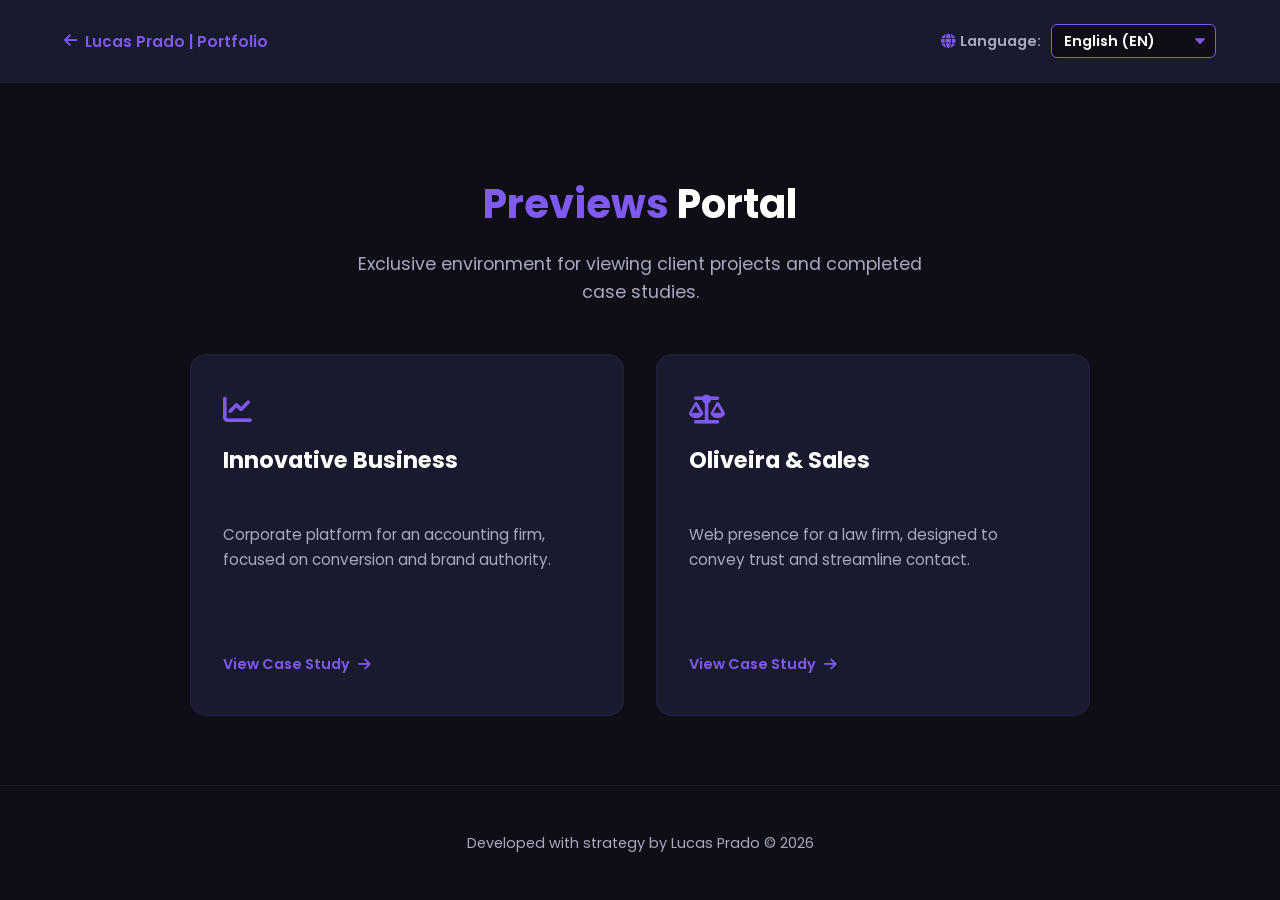
<file: index.html>
<!DOCTYPE html>
<html lang="pt-br">
<head>
    <meta charset="UTF-8">
    <meta name="viewport" content="width=device-width, initial-scale=1.0">
    <title>LS Previews | Dashboard de Projetos</title>
    <link rel="icon" href="https://avatars.githubusercontent.com/u/210725531?v=4&s=128&r=50" type="image/png">
    <link rel="stylesheet" href="https://cdnjs.cloudflare.com/ajax/libs/font-awesome/6.4.0/css/all.min.css">
    <link href="https://fonts.googleapis.com/css2?family=Poppins:wght@300;400;600;700&display=swap" rel="stylesheet">
    <style>
        /* ================= VARIÁVEIS ================= */
        :root {
            --bg-main: #0f0e17;       
            --bg-secondary: #1a1a2e;  
            --purple-primary: #7f5af0; 
            --purple-glow: rgba(127, 90, 240, 0.5); 
            --text-light: #fffffe;    
            --text-gray: #a7a9be;     
            --font-main: 'Poppins', sans-serif;
            --transition: all 0.3s ease;
        }

        body {
            background-color: var(--bg-main);
            color: var(--text-light);
            font-family: var(--font-main);
            margin: 0;
            display: flex;
            flex-direction: column;
            min-height: 100vh;
        }

        a { 
            text-decoration: none; 
            transition: var(--transition); 
        }

        .container {
            width: 90%;
            max-width: 1200px;
            margin: 0 auto;
        }

        /* ================= CABEÇALHO & IDIOMAS ================= */
        header.dashboard-header {
            padding: 1.5rem 0;
            border-bottom: 1px solid rgba(127, 90, 240, 0.1);
            background-color: var(--bg-secondary);
        }

        .header-content {
            display: flex;
            justify-content: space-between;
            align-items: center;
            flex-wrap: wrap;
            gap: 1rem;
        }

        .back-to-portfolio {
            color: var(--purple-primary);
            font-weight: 600;
            font-size: 0.95rem;
            display: flex;
            align-items: center;
            gap: 8px;
        }

        .back-to-portfolio:hover {
            color: var(--text-light);
            text-shadow: 0 0 10px var(--purple-primary);
        }

        .lang-switcher {
            display: flex;
            align-items: center;
            gap: 10px;
        }

        .lang-switcher label {
            color: var(--text-gray);
            font-size: 0.9rem;
            font-weight: 600;
            display: flex;
            align-items: center;
            gap: 5px;
        }

        .lang-switcher label i {
            color: var(--purple-primary);
        }

        .custom-select-wrapper select {
            background-color: var(--bg-main);
            color: var(--text-light);
            border: 1px solid var(--purple-primary);
            padding: 6px 35px 6px 12px;
            border-radius: 6px;
            font-family: var(--font-main);
            font-size: 0.9rem;
            font-weight: 600;
            cursor: pointer;
            outline: none;
            transition: var(--transition);
            appearance: none;
            -webkit-appearance: none;
            background-image: url("data:image/svg+xml;charset=US-ASCII,%3Csvg%20xmlns%3D%22http%3A%2F%2Fwww.w3.org%2F2000%2Fsvg%22%20width%3D%22292.4%22%20height%3D%22292.4%22%3E%3Cpath%20fill%3D%22%237f5af0%22%20d%3D%22M287%2069.4a17.6%2017.6%200%200%200-13-5.4H18.4c-5%200-9.3%201.8-12.9%205.4A17.6%2017.6%200%200%200%200%2082.2c0%205%201.8%209.3%205.4%2012.9l128%20127.9c3.6%203.6%207.8%205.4%2012.8%205.4s9.2-1.8%2012.8-5.4L287%2095c3.5-3.5%205.4-7.8%205.4-12.8%200-5-1.9-9.2-5.5-12.8z%22%2F%3E%3C%2Fsvg%3E");
            background-repeat: no-repeat;
            background-position: right 10px top 50%;
            background-size: 10px auto;
        }

        /* ================= CONTEÚDO PRINCIPAL (DASHBOARD) ================= */
        main.dashboard-main {
            flex-grow: 1;
            padding: 4rem 0;
            display: flex;
            flex-direction: column;
            align-items: center;
        }

        .hero-section {
            text-align: center;
            margin-bottom: 3rem;
            opacity: 0;
            transform: translateY(20px);
            animation: fadeInUp 0.8s ease-out forwards;
        }

        @keyframes fadeInUp {
            to { opacity: 1; transform: translateY(0); }
        }

        h1.dashboard-title {
            font-size: 2.5rem;
            margin-bottom: 1rem;
            color: var(--text-light);
        }

        .purple-text {
            color: var(--purple-primary);
        }

        p.dashboard-subtitle {
            color: var(--text-gray);
            font-size: 1.1rem;
            max-width: 600px;
            margin: 0 auto;
            line-height: 1.6;
        }

        /* ================= GRID DE CARTÕES ================= */
        .projects-grid {
            display: grid;
            grid-template-columns: repeat(auto-fit, minmax(300px, 1fr));
            gap: 2rem;
            width: 100%;
            max-width: 900px;
            margin: 0 auto;
            opacity: 0;
            transform: translateY(20px);
            animation: fadeInUp 0.8s ease-out 0.2s forwards;
        }

        .project-card {
            background-color: var(--bg-secondary);
            padding: 2.5rem 2rem;
            border-radius: 16px;
            border: 1px solid rgba(127, 90, 240, 0.1);
            transition: var(--transition);
            text-align: left;
            display: flex;
            flex-direction: column;
            justify-content: space-between;
            min-height: 280px;
        }

        .project-card:hover {
            transform: translateY(-10px);
            border-color: var(--purple-primary);
            box-shadow: 0 10px 30px -10px var(--purple-glow);
        }

        .card-header h3 {
            margin-top: 1rem;
            font-size: 1.4rem;
            color: var(--text-light);
        }

        .card-header i.purple-icon {
            color: var(--purple-primary);
            font-size: 1.8rem;
        }

        .project-card p {
            color: var(--text-gray);
            font-size: 0.95rem;
            margin: 1.5rem 0;
            line-height: 1.6;
            flex-grow: 1;
        }

        .btn-view-case {
            color: var(--purple-primary);
            font-weight: 600;
            font-size: 0.9rem;
            display: flex;
            align-items: center;
            gap: 8px;
            margin-top: auto;
        }

        .project-card:hover .btn-view-case {
            color: var(--text-light);
            text-shadow: 0 0 10px var(--purple-primary);
        }

        /* ================= RODAPÉ ================= */
        footer {
            padding: 2rem 0;
            text-align: center;
            border-top: 1px solid rgba(127, 90, 240, 0.1);
            color: var(--text-gray);
            font-size: 0.9rem;
            background-color: var(--bg-main);
        }

        /* ================= RESPONSIVO MOBILE ================= */
        @media (max-width: 768px) {
            .header-content {
                flex-direction: column;
                justify-content: center;
                gap: 1.5rem;
            }
            h1.dashboard-title {
                font-size: 2rem;
            }
            .projects-grid {
                grid-template-columns: 1fr;
            }
        }
    </style>
</head>
<body>

    <header class="dashboard-header">
        <div class="container header-content">
            <a href="../lsprado-dev.github.io/" class="back-to-portfolio" data-i18n="back_portfolio">
                <i class="fas fa-arrow-left"></i> Lucas Prado | Portfolio
            </a>
            
            <div class="lang-switcher">
                <label for="lang-select" data-i18n="lang_label"><i class="fas fa-globe"></i> Idioma:</label>
                <div class="custom-select-wrapper">
                    <select id="lang-select" onchange="changeLanguage(this.value)">
                        <option value="pt">Português (PT)</option>
                        <option value="en">English (EN)</option>
                        <option value="es">Español (ES)</option>
                        <option value="pl">Polski (PL)</option>
                    </select>
                </div>
            </div>
        </div>
    </header>

    <main class="dashboard-main container">
        
        <div class="hero-section">
            <h1 class="dashboard-title" data-i18n="dash_title">Portal de <span class="purple-text">Previews</span></h1>
            <p class="dashboard-subtitle" data-i18n="dash_subtitle">Ambiente exclusivo para visualização de projetos de clientes e cases finalizados.</p>
        </div>

        <div class="projects-grid">
            <article class="project-card">
                <div class="card-header">
                    <i class="fas fa-chart-line purple-icon"></i>
                    <h3>Innovative Business</h3>
                </div>
                <p data-i18n="ib_desc">Plataforma corporativa para escritório de contabilidade, focada em conversão e autoridade de marca.</p>
                <a href="./innovative-business/" class="btn-view-case" data-i18n="btn_case">Ver Case Study <i class="fas fa-arrow-right"></i></a>
            </article>

            <article class="project-card">
                <div class="card-header">
                    <i class="fas fa-balance-scale purple-icon"></i>
                    <h3>Oliveira & Sales</h3>
                </div>
                <p data-i18n="os_desc">Web presence para escritório de advocacia, projetada para transmitir confiança e agilizar o contato.</p>
                <a href="./oliveira-sales/" class="btn-view-case" data-i18n="btn_case">Ver Case Study <i class="fas fa-arrow-right"></i></a>
            </article>
        </div>

    </main>

    <footer>
        <div class="container">
            <p data-i18n="footer">Desenvolvido com estratégia por Lucas Prado © 2026</p>
        </div>
    </footer>

    <script src="script.js"></script>
</body>
</html>
</file>
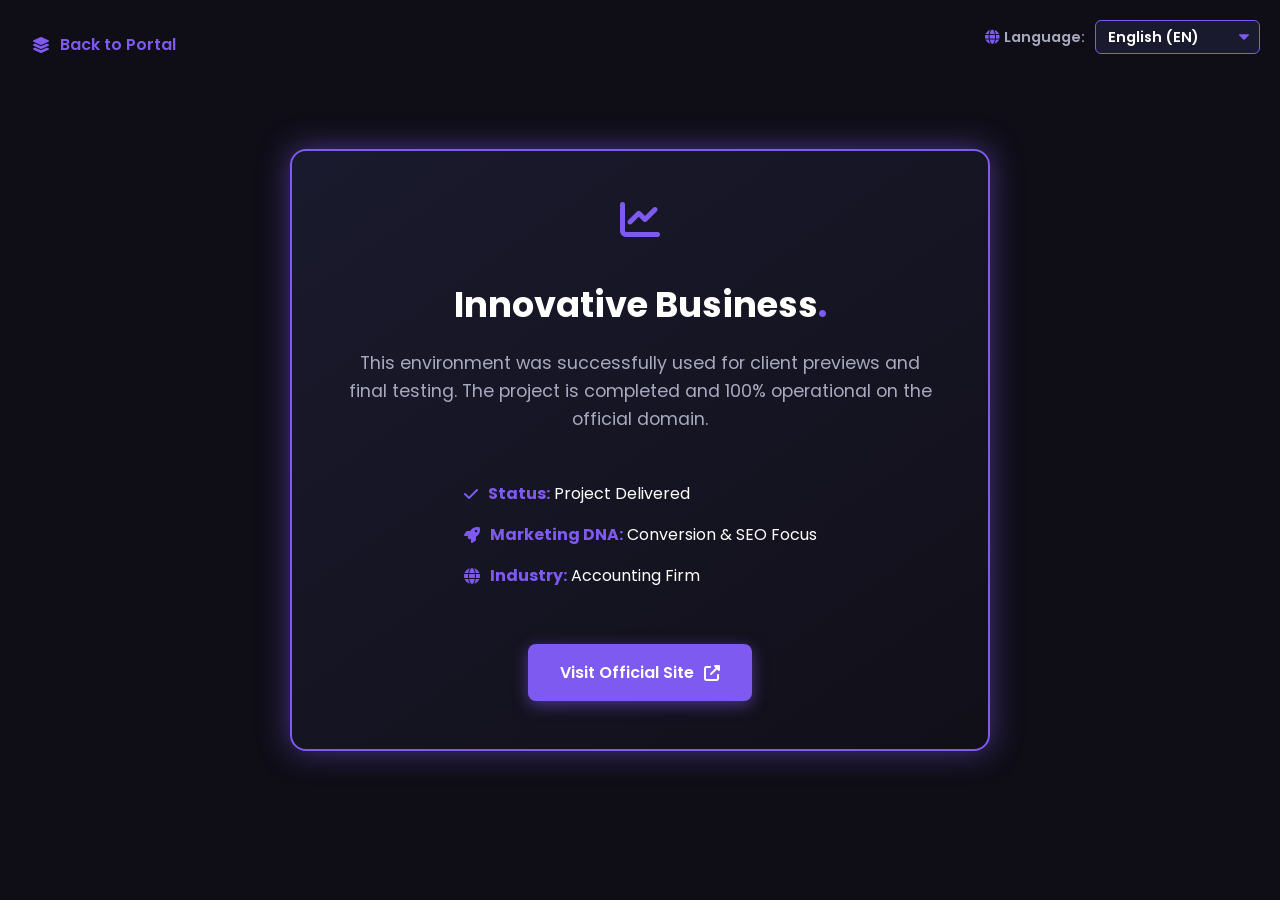
<file: innovative-business/index.html>
<!DOCTYPE html>
<html lang="pt-br">
<head>
    <meta charset="UTF-8">
    <meta name="viewport" content="width=device-width, initial-scale=1.0">
    <title>Innovative Business | Case Study - Lucas Prado</title>
    <link rel="icon" href="https://avatars.githubusercontent.com/u/210725531?v=4&s=128&r=50" type="image/png">
    <link rel="stylesheet" href="https://cdnjs.cloudflare.com/ajax/libs/font-awesome/6.4.0/css/all.min.css">
    <link href="https://fonts.googleapis.com/css2?family=Poppins:wght@300;400;600;700&display=swap" rel="stylesheet">
    <style>
        /* ================= VARIÁVEIS ================= */
        :root {
            --bg-main: #0f0e17;       
            --bg-secondary: #1a1a2e;  
            --purple-primary: #7f5af0; 
            --purple-glow: rgba(127, 90, 240, 0.5); 
            --text-light: #fffffe;    
            --text-gray: #a7a9be;     
            --font-main: 'Poppins', sans-serif;
            --transition: all 0.3s ease;
        }

        body {
            background-color: var(--bg-main);
            color: var(--text-light);
            font-family: var(--font-main);
            margin: 0;
            display: flex;
            justify-content: center;
            align-items: center;
            min-height: 100vh;
            position: relative;
        }

        a { 
            text-decoration: none; 
            transition: var(--transition); 
        }

        /* ================= SELETOR DE IDIOMAS ================= */
        .lang-switcher {
            position: absolute;
            top: 20px;
            right: 20px;
            display: flex;
            align-items: center;
            gap: 10px;
            z-index: 100;
        }

        .lang-switcher label {
            color: var(--text-gray);
            font-size: 0.9rem;
            font-weight: 600;
            display: flex;
            align-items: center;
            gap: 5px;
        }

        .lang-switcher label i {
            color: var(--purple-primary);
        }

        .custom-select-wrapper select {
            background-color: var(--bg-secondary);
            color: var(--text-light);
            border: 1px solid var(--purple-primary);
            padding: 6px 35px 6px 12px;
            border-radius: 6px;
            font-family: var(--font-main);
            font-size: 0.9rem;
            font-weight: 600;
            cursor: pointer;
            outline: none;
            transition: var(--transition);
            appearance: none;
            -webkit-appearance: none;
            background-image: url("data:image/svg+xml;charset=US-ASCII,%3Csvg%20xmlns%3D%22http%3A%2F%2Fwww.w3.org%2F2000%2Fsvg%22%20width%3D%22292.4%22%20height%3D%22292.4%22%3E%3Cpath%20fill%3D%22%237f5af0%22%20d%3D%22M287%2069.4a17.6%2017.6%200%200%200-13-5.4H18.4c-5%200-9.3%201.8-12.9%205.4A17.6%2017.6%200%200%200%200%2082.2c0%205%201.8%209.3%205.4%2012.9l128%20127.9c3.6%203.6%207.8%205.4%2012.8%205.4s9.2-1.8%2012.8-5.4L287%2095c3.5-3.5%205.4-7.8%205.4-12.8%200-5-1.9-9.2-5.5-12.8z%22%2F%3E%3C%2Fsvg%3E");
            background-repeat: no-repeat;
            background-position: right 10px top 50%;
            background-size: 10px auto;
        }

        /* ================= NAVEGAÇÃO ================= */
        .back-nav {
            position: absolute;
            top: 2rem;
            left: 2rem;
        }

        .btn-back {
            color: var(--purple-primary);
            font-weight: 600;
            display: flex;
            align-items: center;
            gap: 10px;
        }

        .btn-back:hover {
            color: var(--text-light);
            text-shadow: 0 0 10px var(--purple-primary);
        }

        /* ================= CONTAINER DO CASE ================= */
        .case-container {
            background: linear-gradient(145deg, var(--bg-secondary) 0%, #110f18 100%);
            padding: 3rem;
            border-radius: 16px;
            border: 2px solid var(--purple-primary);
            max-width: 600px;
            text-align: center;
            opacity: 0;
            transform: scale(0.9);
            animation: fadeInScale 0.8s ease-out forwards;
            box-shadow: 0 0 30px var(--purple-glow);
        }

        @keyframes fadeInScale {
            to { opacity: 1; transform: scale(1); }
        }

        .case-header i.purple-icon {
            color: var(--purple-primary);
            font-size: 2.5rem;
            margin-bottom: 1rem;
        }

        h1.case-title {
            font-size: 2.2rem;
            color: var(--text-light);
            margin-bottom: 0.5rem;
        }

        .purple-dot {
            color: var(--purple-primary);
        }

        p.case-status {
            color: var(--text-gray);
            font-size: 1.1rem;
            margin-bottom: 2rem;
            line-height: 1.6;
        }

        /* ================= DETALHES ================= */
        .case-details {
            list-style: none;
            padding: 0;
            margin-bottom: 2.5rem;
            text-align: left;
            display: inline-block;
        }

        .case-details li {
            margin-bottom: 1rem;
            font-size: 1rem;
            color: var(--text-light);
            display: flex;
            align-items: center;
            gap: 10px;
        }

        .case-details strong {
            color: var(--purple-primary);
        }

        /* ================= BOTÃO CTA ================= */
        .btn-visit-live {
            background-color: var(--purple-primary);
            color: var(--text-light);
            padding: 1rem 2rem;
            border-radius: 8px;
            font-weight: 600;
            display: inline-flex;
            align-items: center;
            gap: 10px;
            box-shadow: 0 4px 15px var(--purple-glow);
        }

        .btn-visit-live:hover {
            background-color: #6b44d6;
            transform: translateY(-3px);
            box-shadow: 0 8px 25px var(--purple-glow);
        }

        /* ================= RESPONSIVO ================= */
        @media (max-width: 768px) {
            .lang-switcher { top: 10px; right: 10px; }
            .back-nav { top: 60px; left: 20px; }
            .case-container { margin-top: 80px; }
        }
    </style>
</head>
<body>

    <div class="lang-switcher">
        <label for="lang-select" data-i18n="lang_label"><i class="fas fa-globe"></i> Idioma:</label>
        <div class="custom-select-wrapper">
            <select id="lang-select" onchange="changeLanguage(this.value)">
                <option value="pt">Português (PT)</option>
                <option value="en">English (EN)</option>
                <option value="es">Español (ES)</option>
                <option value="pl">Polski (PL)</option>
            </select>
        </div>
    </div>

    <nav class="back-nav">
        <a href="../" class="btn-back" data-i18n="back_portal">
            <i class="fas fa-layer-group"></i> Voltar ao Portal
        </a>
    </nav>

    <main class="case-container">
        <header class="case-header">
            <i class="fas fa-chart-line purple-icon"></i>
            <h1 class="case-title">Innovative Business<span class="purple-dot">.</span></h1>
        </header>

        <p class="case-status" data-i18n="status_msg">Este ambiente foi utilizado com sucesso para o preview e testes finais do cliente. O projeto foi concluído e está 100% operacional no domínio oficial.</p>
        
        <ul class="case-details">
            <li><i class="fas fa-check purple-text" style="color:var(--purple-primary)"></i> <span data-i18n="status_del"><strong>Status:</strong> Projeto Entregue</span></li>
            <li><i class="fas fa-rocket purple-text" style="color:var(--purple-primary)"></i> <span data-i18n="dna_conv"><strong>DNA Marketing:</strong> Foco em Conversão e SEO</span></li>
            <li><i class="fas fa-globe purple-text" style="color:var(--purple-primary)"></i> <span data-i18n="area_acc"><strong>Atuação:</strong> Escritório de Contabilidade</span></li>
        </ul>

        <footer class="case-footer">
            <a href="https://www.innovbusiness.com.br/" target="_blank" class="btn-visit-live" data-i18n="btn_live">
                Visitar Site Oficial <i class="fas fa-external-link-alt"></i>
            </a>
        </footer>
    </main>

    <script src="../script.js"></script>
</body>
</html>
</file>
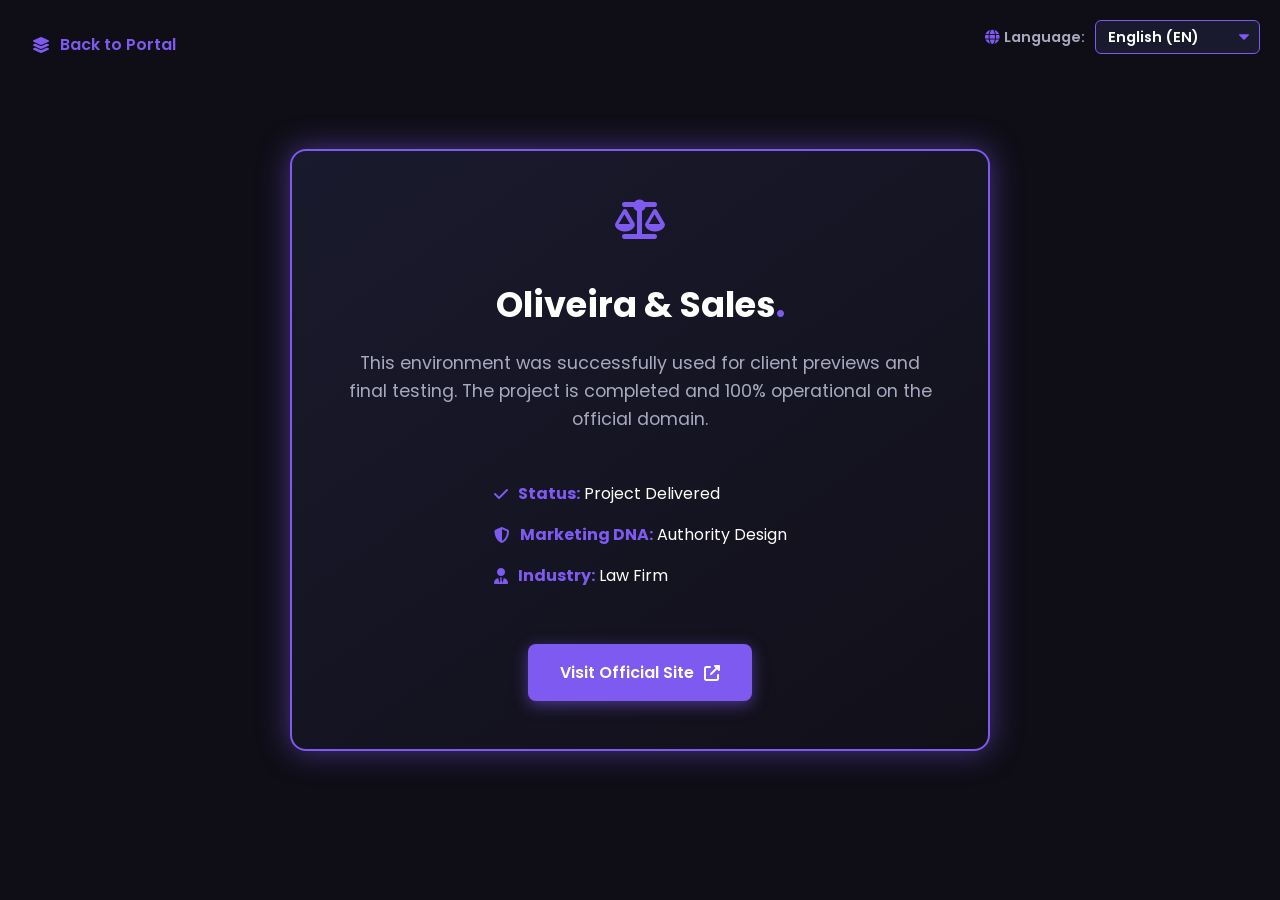
<file: oliveira-sales/index.html>
<!DOCTYPE html>
<html lang="pt-br">
<head>
    <meta charset="UTF-8">
    <meta name="viewport" content="width=device-width, initial-scale=1.0">
    <title>Oliveira & Sales | Case Study - Lucas Prado</title>
    <link rel="icon" href="https://avatars.githubusercontent.com/u/210725531?v=4&s=128&r=50" type="image/png">
    <link rel="stylesheet" href="https://cdnjs.cloudflare.com/ajax/libs/font-awesome/6.4.0/css/all.min.css">
    <link href="https://fonts.googleapis.com/css2?family=Poppins:wght@300;400;600;700&display=swap" rel="stylesheet">
    <style>
        /* ================= VARIÁVEIS ================= */
        :root {
            --bg-main: #0f0e17;       
            --bg-secondary: #1a1a2e;  
            --purple-primary: #7f5af0; 
            --purple-glow: rgba(127, 90, 240, 0.5); 
            --text-light: #fffffe;    
            --text-gray: #a7a9be;     
            --font-main: 'Poppins', sans-serif;
            --transition: all 0.3s ease;
        }

        body {
            background-color: var(--bg-main);
            color: var(--text-light);
            font-family: var(--font-main);
            margin: 0;
            display: flex;
            justify-content: center;
            align-items: center;
            min-height: 100vh;
            position: relative;
        }

        a { 
            text-decoration: none; 
            transition: var(--transition); 
        }

        /* ================= SELETOR DE IDIOMAS ================= */
        .lang-switcher {
            position: absolute;
            top: 20px;
            right: 20px;
            display: flex;
            align-items: center;
            gap: 10px;
            z-index: 100;
        }

        .lang-switcher label {
            color: var(--text-gray);
            font-size: 0.9rem;
            font-weight: 600;
            display: flex;
            align-items: center;
            gap: 5px;
        }

        .lang-switcher label i {
            color: var(--purple-primary);
        }

        .custom-select-wrapper select {
            background-color: var(--bg-secondary);
            color: var(--text-light);
            border: 1px solid var(--purple-primary);
            padding: 6px 35px 6px 12px;
            border-radius: 6px;
            font-family: var(--font-main);
            font-size: 0.9rem;
            font-weight: 600;
            cursor: pointer;
            outline: none;
            transition: var(--transition);
            appearance: none;
            -webkit-appearance: none;
            background-image: url("data:image/svg+xml;charset=US-ASCII,%3Csvg%20xmlns%3D%22http%3A%2F%2Fwww.w3.org%2F2000%2Fsvg%22%20width%3D%22292.4%22%20height%3D%22292.4%22%3E%3Cpath%20fill%3D%22%237f5af0%22%20d%3D%22M287%2069.4a17.6%2017.6%200%200%200-13-5.4H18.4c-5%200-9.3%201.8-12.9%205.4A17.6%2017.6%200%200%200%200%2082.2c0%205%201.8%209.3%205.4%2012.9l128%20127.9c3.6%203.6%207.8%205.4%2012.8%205.4s9.2-1.8%2012.8-5.4L287%2095c3.5-3.5%205.4-7.8%205.4-12.8%200-5-1.9-9.2-5.5-12.8z%22%2F%3E%3C%2Fsvg%3E");
            background-repeat: no-repeat;
            background-position: right 10px top 50%;
            background-size: 10px auto;
        }

        /* ================= NAVEGAÇÃO ================= */
        .back-nav {
            position: absolute;
            top: 2rem;
            left: 2rem;
        }

        .btn-back {
            color: var(--purple-primary);
            font-weight: 600;
            display: flex;
            align-items: center;
            gap: 10px;
        }

        .btn-back:hover {
            color: var(--text-light);
            text-shadow: 0 0 10px var(--purple-primary);
        }

        /* ================= CONTAINER DO CASE ================= */
        .case-container {
            background: linear-gradient(145deg, var(--bg-secondary) 0%, #110f18 100%);
            padding: 3rem;
            border-radius: 16px;
            border: 2px solid var(--purple-primary);
            max-width: 600px;
            text-align: center;
            opacity: 0;
            transform: scale(0.9);
            animation: fadeInScale 0.8s ease-out forwards;
            box-shadow: 0 0 30px var(--purple-glow);
        }

        @keyframes fadeInScale {
            to { opacity: 1; transform: scale(1); }
        }

        .case-header i.purple-icon {
            color: var(--purple-primary);
            font-size: 2.5rem;
            margin-bottom: 1rem;
        }

        h1.case-title {
            font-size: 2.2rem;
            color: var(--text-light);
            margin-bottom: 0.5rem;
        }

        .purple-dot {
            color: var(--purple-primary);
        }

        p.case-status {
            color: var(--text-gray);
            font-size: 1.1rem;
            margin-bottom: 2rem;
            line-height: 1.6;
        }

        /* ================= DETALHES ================= */
        .case-details {
            list-style: none;
            padding: 0;
            margin-bottom: 2.5rem;
            text-align: left;
            display: inline-block;
        }

        .case-details li {
            margin-bottom: 1rem;
            font-size: 1rem;
            color: var(--text-light);
            display: flex;
            align-items: center;
            gap: 10px;
        }

        .case-details strong {
            color: var(--purple-primary);
        }

        /* ================= BOTÃO CTA ================= */
        .btn-visit-live {
            background-color: var(--purple-primary);
            color: var(--text-light);
            padding: 1rem 2rem;
            border-radius: 8px;
            font-weight: 600;
            display: inline-flex;
            align-items: center;
            gap: 10px;
            box-shadow: 0 4px 15px var(--purple-glow);
        }

        .btn-visit-live:hover {
            background-color: #6b44d6;
            transform: translateY(-3px);
            box-shadow: 0 8px 25px var(--purple-glow);
        }

        /* ================= RESPONSIVO ================= */
        @media (max-width: 768px) {
            .lang-switcher { top: 10px; right: 10px; }
            .back-nav { top: 60px; left: 20px; }
            .case-container { margin-top: 80px; }
        }
    </style>
</head>
<body>

    <div class="lang-switcher">
        <label for="lang-select" data-i18n="lang_label"><i class="fas fa-globe"></i> Idioma:</label>
        <div class="custom-select-wrapper">
            <select id="lang-select" onchange="changeLanguage(this.value)">
                <option value="pt">Português (PT)</option>
                <option value="en">English (EN)</option>
                <option value="es">Español (ES)</option>
                <option value="pl">Polski (PL)</option>
            </select>
        </div>
    </div>

    <nav class="back-nav">
        <a href="../" class="btn-back" data-i18n="back_portal">
            <i class="fas fa-layer-group"></i> Voltar ao Portal
        </a>
    </nav>

    <main class="case-container">
        <header class="case-header">
            <i class="fas fa-balance-scale purple-icon"></i>
            <h1 class="case-title">Oliveira & Sales<span class="purple-dot">.</span></h1>
        </header>

        <p class="case-status" data-i18n="status_msg">Este ambiente foi utilizado com sucesso para o preview e testes finais do cliente. O projeto foi concluído e está 100% operacional no domínio oficial.</p>
        
        <ul class="case-details">
            <li><i class="fas fa-check purple-text" style="color:var(--purple-primary)"></i> <span data-i18n="status_del"><strong>Status:</strong> Projeto Entregue</span></li>
            <li><i class="fas fa-shield-alt purple-text" style="color:var(--purple-primary)"></i> <span data-i18n="dna_auth"><strong>DNA Marketing:</strong> Design de Autoridade</span></li>
            <li><i class="fas fa-user-tie purple-text" style="color:var(--purple-primary)"></i> <span data-i18n="area_law"><strong>Atuação:</strong> Escritório de Advocacia</span></li>
        </ul>

        <footer class="case-footer">
            <a href="https://www.oliveirasales.com.br/" target="_blank" class="btn-visit-live" data-i18n="btn_live">
                Visitar Site Oficial <i class="fas fa-external-link-alt"></i>
            </a>
        </footer>
    </main>

    <script src="../script.js"></script>
</body>
</html>
</file>
